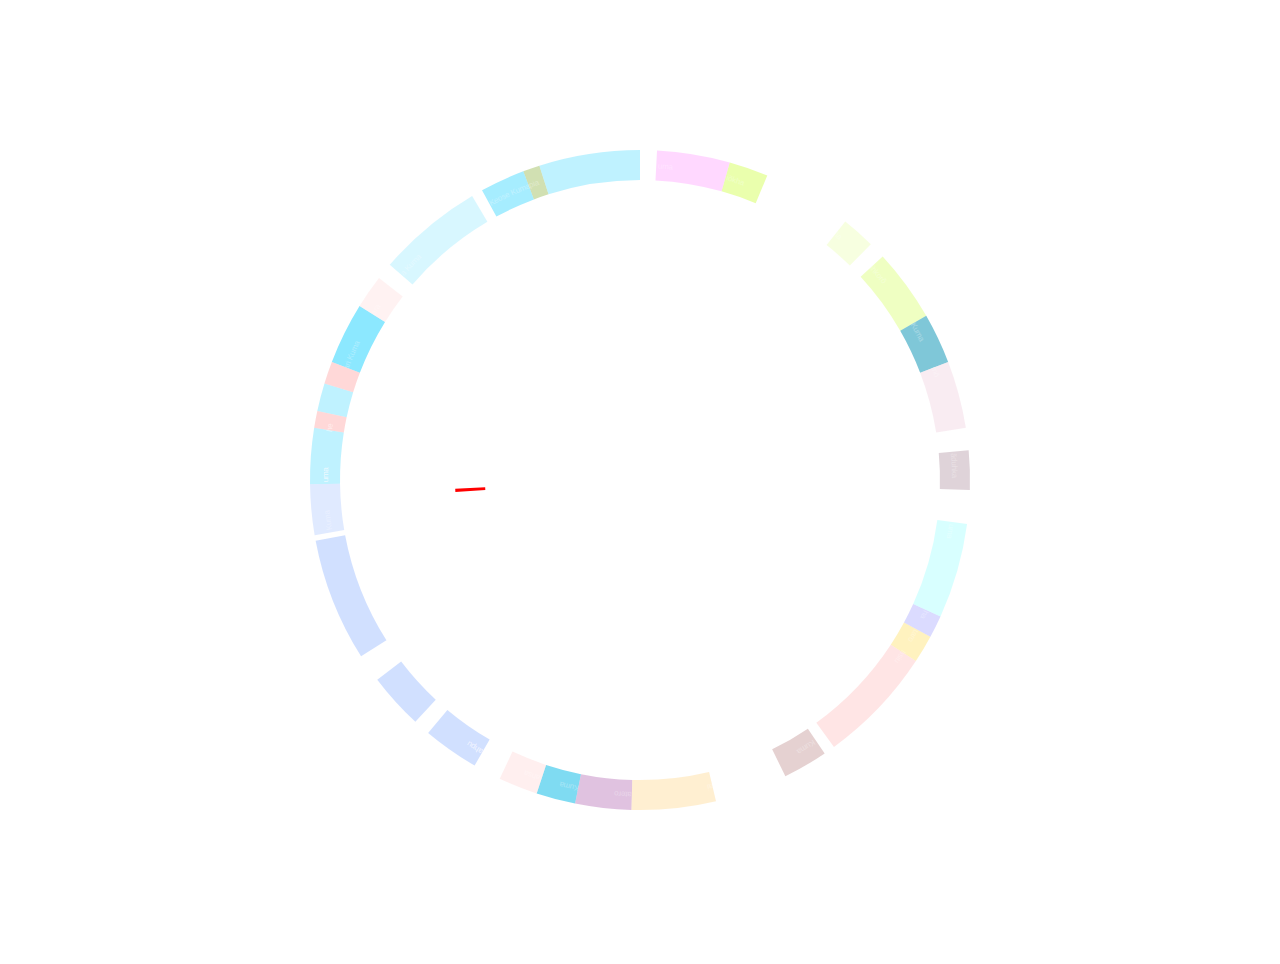
<file: index.html>
<!DOCTYPE html>
<meta charset="utf-8">

<script src="lib/d3.v3.min.js"></script>
<script src="lib/moment.min.js"></script>

<link rel="stylesheet" type="text/css" href="styles.css" media="all">

<script>

// GLOBALS
var 
	width = 960,
	height = 960,
	radius = 480,
	degrees_between_arc_limits = 5,
	start_date = '2006-11-01',
	end_date = '2007-10-31',
	startAngle = 2 * Math.PI * (degrees_between_arc_limits / 360) / 2,
	endAngle = 2 * Math.PI * (1 - degrees_between_arc_limits / (360 * 2)),
	totalDays = moment(end_date).diff(start_date, 'days')+1,
	canvas,
	riverData,
	phasesData,
	monthsData,
	seasonsData;

var monthsData = [
		{"days":31,"label":"Jan"},
		{"days":29,"label":"Feb"},
		{"days":31,"label":"Mar"},
		{"days":30,"label":"Apr"},
		{"days":31,"label":"May"},
		{"days":30,"label":"Jun"},
		{"days":31,"label":"Jul"},
		{"days":31,"label":"Aug"},
		{"days":30,"label":"Sep"},
		{"days":31,"label":"Oct"},
		{"days":30,"label":"Nov"},
		{"days":31,"label":"Dez"}
		];

var seasonsData = d3.json([
		{"size":1,"label":"Spring"},
		{"size":1,"label":"Summer"},
		{"size":1,"label":"Fall"},
		{"size":1,"label":"Winter"},
		]);

// HELPER FUNCTIONS

function dateToRadians(date, isEnd) {
	var numberOfDays = moment(date).diff(start_date, 'days');
	if (isEnd) {
		numberOfDays = numberOfDays + 1;
	}
	return (2 * Math.PI * numberOfDays / totalDays);
}


function loadRiverData(callback) {
	// load data from a CSV file
	d3.csv('data/river.csv', 
		function(d) {
			return {
				date: d.date,
				key: d.dia,
				nivel: parseFloat(d.nivel),
				pluviometria: parseFloat(d.pluviometria),
				value: parseFloat(d.valor)
			}
		}, function(err, data) {
			riverData = data;
			callback();
	});
}


function loadPhasesData(callback) {
	// load data from a CSV file
	d3.csv('data/phases.csv', 
		function(d) {
			return {
				uname: d.uname,
				name: d.name,
				start: d.start,
				end: d.end
			};
		}, function(err, data) {
			phasesData = data;
			callback();
	});
}



function initCanvas() {


	// COLOR SCALES

	var rainToColor = d3.scale.linear().domain([0, 50]).range(["#f1f1f1", "#001580"]);
	var levelToColor = d3.scale.linear().domain([0, 1500]).range(["#963", "#066"]);

	// ARCS

	var levelArc = d3.svg.arc()
		.innerRadius(190)
		.outerRadius(275)

	var rainArc = d3.svg.arc()
		.innerRadius(280)
		.outerRadius(290)



	// RIVER ARCS

	var 
		riverPie = d3.layout.pie()
						.value(function (d){ return d.value; })
						.startAngle(startAngle)
						.endAngle(endAngle);


	canvas = d3.select("body")
		 .append("svg")
		 .attr("height", height)
		 .attr("width", width);


	rainCanvas = canvas.append("g")
	                  .attr("transform", "translate(480,480)")
	                  .attr("class", "rain");

	levelCanvas = canvas.append("g")
	                  .attr("transform", "translate(480,480)")
	                  .attr("class", "river");

	phasesCanvas = canvas.append("g")
					  .attr("transform", "translate(480,480)")
					  .attr("class", "phases");

	monthsCanvas = canvas.append("g")
					  .attr("transform", "translate(480,480)")
					  .attr("class", "months");


	// Pluviometria

	var rainArcs = rainCanvas.selectAll(".arc")
					.data(riverPie(riverData))
					.enter()
					.append("g")
					.attr("class", "arc");


    rainArcs.append("path")
        .attr("d", rainArc)
        .attr("fill", function(d){ 
        	return rainToColor(d.data.pluviometria); 
        })
        .attr("stroke", "#FFF");


	// Nível

	var levelArcs = levelCanvas.selectAll(".arc")
					.data(riverPie(riverData))
					.enter()
					.append("g")
					.attr("class", "arc");


    levelArcs.append("path")
        .attr("d", levelArc)
        .attr("fill", function(d){ 
        	return levelToColor(d.data.nivel); 
        })
        .attr("stroke", "#FFF");


	// Phases

	var phaseArcs = d3.svg.arc()
		.startAngle(function(d){ return dateToRadians(d.start); })
		.endAngle(function(d){ return dateToRadians(d.end, true);})
		.innerRadius(300)
		.outerRadius(330)


	var phasesArcs = phasesCanvas.selectAll(".arc")
					.data(phasesData)
					.enter()
					.append("g")
					.attr("class", "arc");


    phasesArcs.append("path")
        .attr("d", phaseArcs)
        .attr("id", function(d) { return d.uname;})
        .attr("class", "phasearc")
        .attr("title", function(d) { return d.name;})


	var label = phasesArcs.append('text')
	    .style('font-size', '8px')
	    .style('color', '#FFF')
	    .style('text-anchor', 'middle')
	    .attr('dx', 0)
	    .attr('dy', 18);


	label.append('textPath')
	    .attr('xlink:href', function(d) { return '#' + d.uname;})
	    .attr("class", "label")
	    .style('fill', '#FFF')
	    .text(function(d) {
	        return d.name;
	    });


	// Months

		monthsPie = d3.layout.pie()
						.value(monthsData, function (d){ return d.days; })
						.startAngle(startAngle)
						.endAngle(endAngle);

	var monthArcs = d3.svg.arc()
		.startAngle(function(d){ return dateToRadians(d.start); })
		.endAngle(function(d){ return dateToRadians(d.end, true);})
		.innerRadius(155)
		.outerRadius(185)


	var monthsArcs = monthsCanvas.selectAll(".arc")
					.data([monthsData], function (d) { return d.days;})
					//.key(d.days)
					.enter()
					.append("g")
					.attr("class", "arc");


    monthsArcs.append("path")
        .attr("d", monthArcs)
        .attr("fill", "red");


}


// RUN VISUALIZATION

loadRiverData(function(){
	loadPhasesData(function(){
		initCanvas();
	})
})




</script>
</file>
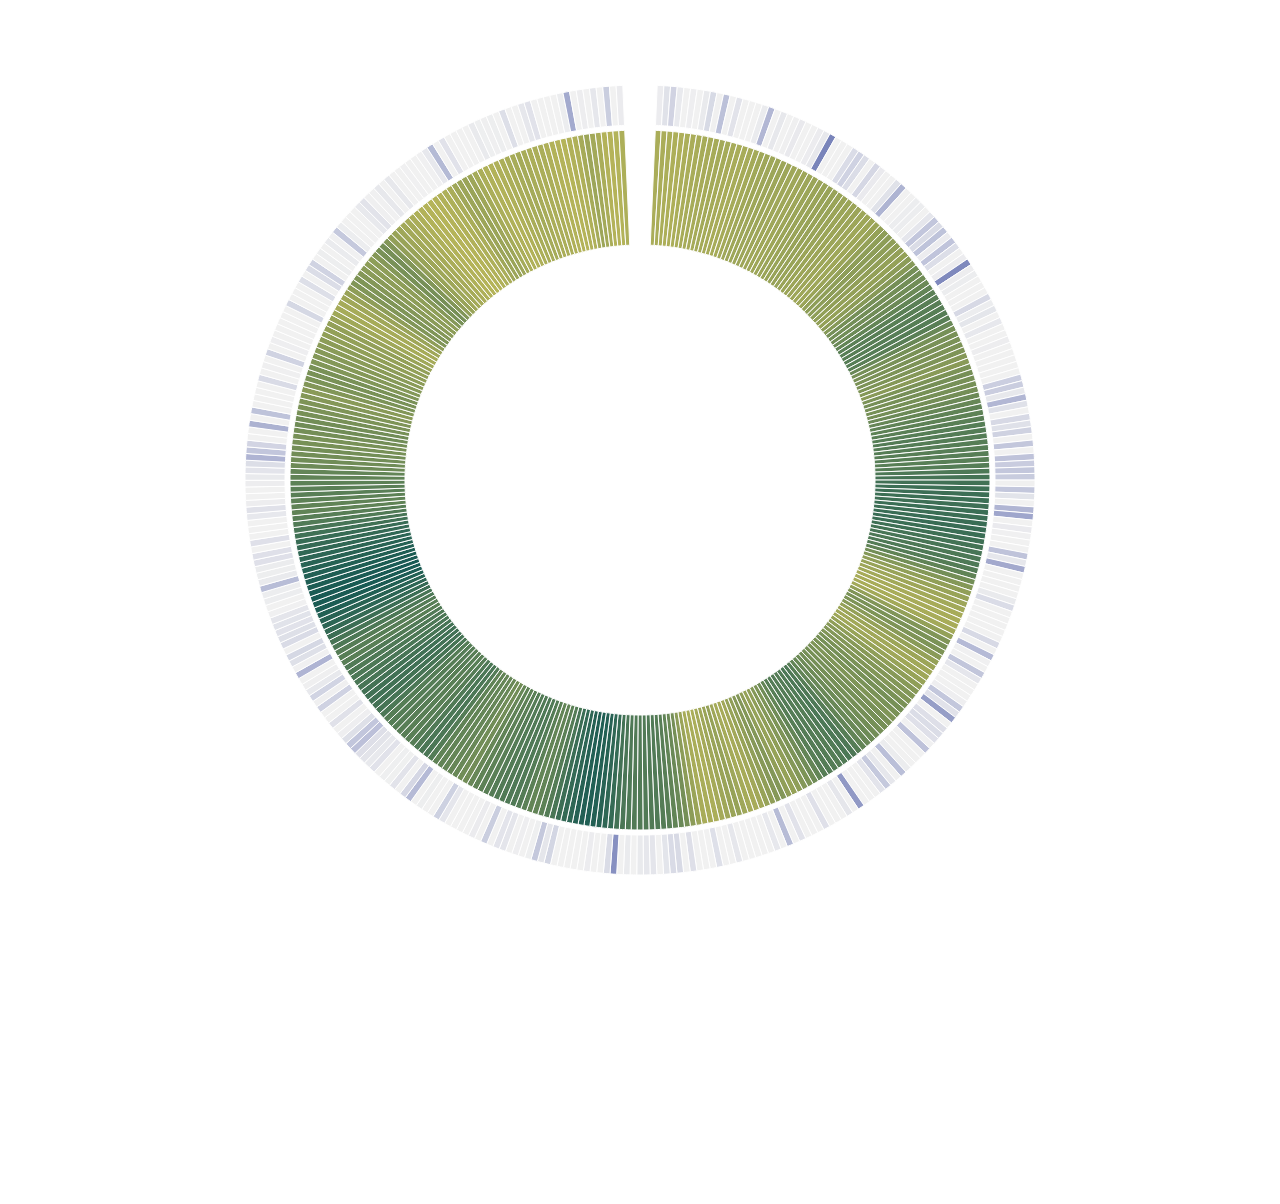
<file: 2005-2006.html>
<!DOCTYPE html>
<meta charset="utf-8">

<script src="lib/d3.v3.min.js"></script>
<script src="lib/d3.legend.js"></script>
<script src="lib/moment.min.js"></script>

<script src="http://labratrevenge.com/d3-tip/javascripts/d3.tip.v0.6.3.js"></script>

<link rel="stylesheet" type="text/css" href="styles.css" media="all">

<script>

// GLOBALS
var 
	width = 960,
	height = 1200,
	radius = 480,
	degrees_between_arc_limits = 5,
	start_date = '2005-11-01',
	end_date = '2006-10-31',
	startAngle = 2 * Math.PI * (degrees_between_arc_limits / 360) / 2,
	endAngle = 2 * Math.PI * (1 - degrees_between_arc_limits / (360 * 2)),
	totalDays = moment(end_date).diff(start_date, 'days')+1,
	canvas,
	riverData,
	phasesData;

// HELPER FUNCTIONS

function dateToRadians(date, isEnd) {
	var numberOfDays = moment(date).diff(start_date, 'days');
	if (isEnd) {
		numberOfDays = numberOfDays + 1;
	}

	angle = (2 * Math.PI * numberOfDays / totalDays);
	if (angle > endAngle) 
		return endAngle;
	else if (angle < startAngle)
		return startAngle;
	else 
		return angle;
}


function loadRiverData(callback) {
	// load data from a CSV file
	d3.csv('data/river2005-2006.csv', 
		function(d) {
			return {
				date: d.date,
				//key: d.date,
				value: parseFloat(d.date),
				nivel: parseFloat(d.nivel),
				pluviometria: parseFloat(d.pluviometria),
				fases: d.fases
			}
		}, function(err, data) {
			riverData = data;
			callback();
	});
}


function loadPhasesData(callback) {
	// load data from a CSV file
	d3.csv('data/phases.csv', 
		function(d) {
			return {
				uname: d.uname,
				name: d.name,
				start: d.start,
				end: d.end
			};
		}, function(err, data) {
			phasesData = data;
			callback();
	});
}



function initCanvas() {

	// COLOR SCALES

	var rainToColor = d3.scale.linear().domain([0, 120]).range(["#f1f1f1", "#4D5BA6"]);
	var levelToColor = d3.scale.linear().domain([0, 1200]).range(["#FFDE5C", "#004C53"]);

	// ARCS

	var levelArc = d3.svg.arc()
		.innerRadius(radius - 245)
		.outerRadius(radius - 130)

	var rainArc = d3.svg.arc()
		.innerRadius(radius - 125)
		.outerRadius(radius - 85)


	// RIVER ARCS

	var 
		riverPie = d3.layout.pie()
						.value(function (d){ return d.value; })
						.sort(function(a,b){return a.date < b.date ? -1 : a.date > b.date ? 1 : 0;})
						.startAngle(startAngle)
						.endAngle(endAngle);


	canvas = d3.select("body")
		 .append("svg")
		 .attr("height", height)
		 .attr("width", width);


	rainCanvas = canvas.append("g")
	                  .attr("transform", "translate(480,480)")
	                  .attr("class", "rain");

	levelCanvas = canvas.append("g")
	                  .attr("transform", "translate(480,480)")
	                  .attr("class", "river");

	phasesCanvas = canvas.append("g")
	                  .attr("transform", "translate(480,480)")
					  .attr("class", "phases");

	monthsCanvas = canvas.append("g")
	                  .attr("transform", "translate(480,480)")
					  .attr("class", "months");

	legendCanvas = canvas.append("g")
	                  .attr("transform", "translate(0,0)")
					  .attr("class", "legends");


	// Nível do Rio

	var 
		levelPie = d3.layout.pie()
						.value(function (d){ return d.value; })
						.startAngle(startAngle)
						.sort(function(a,b){return a.date < b.date ? -1 : a.date > b.date ? 1 : 0;})
						.endAngle(endAngle);


	var levelArcs = levelCanvas.selectAll(".arc")
					.data(levelPie(riverData))
					.enter()
					.append("g")
					.attr("class", "arc");


    levelArcs.append("path")
        .attr("d", levelArc)
        .attr("fill", function(d){ 
        	return levelToColor(d.data.nivel); 
        })
        .attr("stroke", "#FFF")
	        .append("rect")

        ;

	// Pluviometria

	var rainArcs = rainCanvas.selectAll(".arc")
					.data(riverPie(riverData))
					.enter()
					.append("g")
					.attr("class", "arc");


    rainArcs.append("path")
        .attr("d", rainArc)
        .attr("fill", function(d){ 
        	return rainToColor(d.data.pluviometria); 
        })
        .attr("stroke", "#FFF");


	// River Tooltips

	var dayTip = d3.tip()
	  .attr('class', 'tooltip')
	  .offset([0, -140])
	  .html(function(d) {
	    return "<span class='tip-year'>" + moment(d.data.date).format('YYYY') + "</span><span class='tip-date'>" + moment(d.data.date).format("MMM, DD") + "</span><span class='tip-week'>" + moment(d.data.date).format('ddd') + "</span><span class='tip-level'><strong>Nível do rio <sup>(cm)</sup>: </strong>" + d.data.nivel + "</span><span class='tip-rain'><strong>Pluviometria: </strong>" + d.data.pluviometria + "</span><span class='tip-fase'>" + d.data.fases + "</span>";
	  });

	levelCanvas.call(dayTip);

	levelCanvas.selectAll(".arc")
	      .attr("width", 100)
	      .attr("height", 120)
	      .on('mouseover', dayTip.show)
	      .on('mouseout', dayTip.hide);

	rainCanvas.call(dayTip);

	rainCanvas.selectAll(".arc")
	      .attr("width", 100)
	      .attr("height", 120)
	      .on('mouseover', dayTip.show)
	      .on('mouseout', dayTip.hide);


	// Phases

	var phaseArcs = d3.svg.arc()
		.startAngle(function(d){ return dateToRadians(d.start); })
		.endAngle(function(d){ return dateToRadians(d.end, true);})
		.innerRadius(radius - 70)
		.outerRadius(radius - 40)


	var phasesArcs = phasesCanvas.selectAll(".arc")
					.data(phasesData)
					.enter()
					.append("g")
					.attr("class", "arc");


    phasesArcs.append("path")
        .attr("d", phaseArcs)
        .attr("id", function(d) { return d.uname;})
        .attr("class", function(d) { return "phasearc " + d.uname;})
        .attr("title", function(d) { return d.name;})
        .attr("data-legend", function(d) { return d.name});

	var phasesTip = d3.tip()
	  .attr('class', 'tooltip')
	  .offset([0, -140])
	  .html(function(d) {
	    return "<strong><span>" + d.name + "</span></strong>";
	  });

	phasesCanvas.call(phasesTip);

	phasesCanvas.selectAll(".arc")
	      .attr("width", 100)
	      .attr("height", 120)
	      .on('mouseover', phasesTip.show)
	      .on('mouseout', phasesTip.hide);

	   legend = d3.select(".legends").append("g")
		  .attr("class","legend")
		  .attr("transform","translate(800,840)")
		  .sort("null")
		  .style("font-size","10px")
		  .style("color","#FFF")
		  .call(d3.legend);


	// Months

	function generateMonthsArc(){

		var months = [];

		start = start_date;

		do {
			end = moment(start).endOf('month').format('YYYY-MM-DD');
			name = moment(start).format('MMMM');
			months.push({
				start: start,
				end: end, 
				name: name,
				startAngle: dateToRadians(start),
				endAngle: dateToRadians(end, true)
			});
			start = moment(start).add(1, 'month').startOf('month').format('YYYY-MM-DD');
		} while (start < end_date);

		var monthArcs = d3.svg.arc()
			.startAngle(function(d){return d.startAngle})
			.endAngle(function(d){return d.endAngle})
			.innerRadius(radius - 290)
			.outerRadius(radius - 250)


		var monthsArcs = monthsCanvas.selectAll(".arc")
						.data(months)
						.enter()
						.append("g")
						.attr("class", "arc");


	    monthsArcs.append("path")
	        .attr("d", monthArcs)
	        .attr("fill", "#eee")
	        .attr("stroke","#FFF")
	        .attr("stroke-width",2)
	        .attr("id", function (d) { return d.name});
	}

	generateMonthsArc();

	var label = monthsCanvas.selectAll(".arc").append('text')
	    .style('font-size', '10px')
	    .style('color', '#FFF')
	    .style('text-shadow','1px 1px 2px 2px 0.25')	    
	    .attr('dx', [startAngle + 10])
	    .attr('dy', 18);


	label.append('textPath')
	    .attr('xlink:href', function(d) { return '#' + d.name;})
	    .attr("class", "label")
	    .style('fill', '#FFF')
	    .text(function(d) {
	        return d.name;
	    });

}


// RUN VISUALIZATION

loadRiverData(function(){
	loadPhasesData(function(){
		initCanvas();
	})
})

</script>
</file>
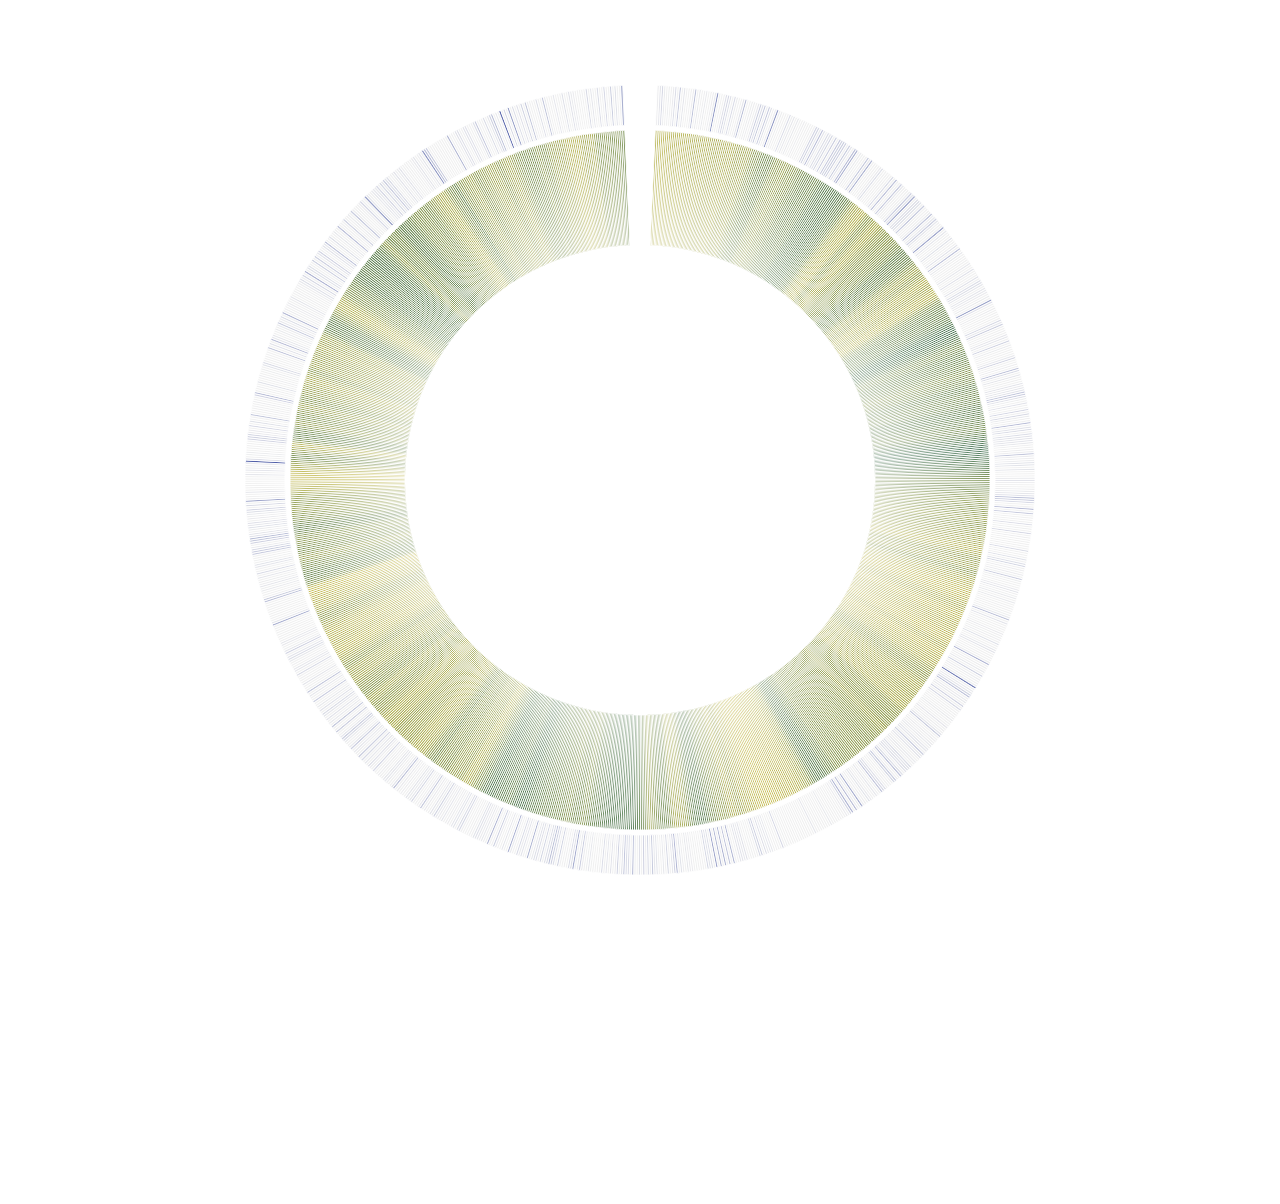
<file: base.html>
<!DOCTYPE html>
<meta charset="utf-8">

<script src="lib/d3.v3.min.js"></script>
<script src="lib/d3.legend.js"></script>
<script src="lib/moment.min.js"></script>

<script src="http://labratrevenge.com/d3-tip/javascripts/d3.tip.v0.6.3.js"></script>

<link rel="stylesheet" type="text/css" href="styles.css" media="all">

<script>

// GLOBALS
var 
	width = 960,
	height = 1200,
	radius = 480,
	degrees_between_arc_limits = 5,
	start_date = '2006-11-01',
	end_date = '2007-10-31',
	startAngle = 2 * Math.PI * (degrees_between_arc_limits / 360) / 2,
	endAngle = 2 * Math.PI * (1 - degrees_between_arc_limits / (360 * 2)),
	totalDays = moment(end_date).diff(start_date, 'days')+1,
	canvas,
	riverData,
	phasesData,
	//monthsData,
	seasonsData;

var seasonsData = d3.json([
		{"size":1,"label":"Spring"},
		{"size":1,"label":"Summer"},
		{"size":1,"label":"Fall"},
		{"size":1,"label":"Winter"}
		]);

var years = d3.json([
		{"id":1,"label":"2005-2006"},
		{"id":2,"label":"2006-2007"},
		{"id":3,"label":"2007-2008"}
		]);

// HELPER FUNCTIONS

function dateToRadians(date, isEnd) {
	var numberOfDays = moment(date).diff(start_date, 'days');
	if (isEnd) {
		numberOfDays = numberOfDays + 1;
	}

	angle = (2 * Math.PI * numberOfDays / totalDays);
	if (angle > endAngle) 
		return endAngle;
	else if (angle < startAngle)
		return startAngle;
	else 
		return angle;
}


function loadRiverData(callback) {
	// load data from a CSV file
	d3.csv('data/river.csv', 
		function(d) {
			return {
				date: d.date,
				//key: d.date,
				value: parseFloat(d.date),
				nivel: parseFloat(d.nivel),
				pluviometria: parseFloat(d.pluviometria),
				fases: d.fases
			}
		}, function(err, data) {
			riverData = data;
			callback();
	});
}


function loadPhasesData(callback) {
	// load data from a CSV file
	d3.csv('data/phases.csv', 
		function(d) {
			return {
				uname: d.uname,
				name: d.name,
				start: d.start,
				end: d.end
			};
		}, function(err, data) {
			phasesData = data;
			callback();
	});
}



function initCanvas() {

	// COLOR SCALES

	var rainToColor = d3.scale.linear().domain([0, 150]).range(["#f1f1f1", "#4D5BA6"]);
	var levelToColor = d3.scale.linear().domain([0, 1500]).range(["#FFDE5C", "#004C53"]);

	// ARCS

	var levelArc = d3.svg.arc()
		.innerRadius(radius - 245)
		.outerRadius(radius - 130)

	var rainArc = d3.svg.arc()
		.innerRadius(radius - 125)
		.outerRadius(radius - 85)


	// RIVER ARCS

	var 
		riverPie = d3.layout.pie()
						.value(function (d){ return d.value; })
						.sort(function(a,b){return a.date < b.date ? -1 : a.date > b.date ? 1 : 0;})
						.startAngle(startAngle)
						.endAngle(endAngle);


	canvas = d3.select("body")
		 .append("svg")
		 .attr("height", height)
		 .attr("width", width)
		 //.style("background-color","#f1f1f1");


	rainCanvas = canvas.append("g")
	                  .attr("transform", "translate(480,480)")
	                  .attr("class", "rain");

	levelCanvas = canvas.append("g")
	                  .attr("transform", "translate(480,480)")
	                  .attr("class", "river");

	phasesCanvas = canvas.append("g")
	                  .attr("transform", "translate(480,480)")
					  .attr("class", "phases");

	monthsCanvas = canvas.append("g")
	                  .attr("transform", "translate(480,480)")
					  .attr("class", "months");

	legendCanvas = canvas.append("g")
	                  .attr("transform", "translate(0,0)")
					  .attr("class", "legends");


	// Nível do Rio

	var 
		levelPie = d3.layout.pie()
						.value(function (d){ return d.value; })
						.startAngle(startAngle)
						.sort(function(a,b){return a.date < b.date ? -1 : a.date > b.date ? 1 : 0;})
						.endAngle(endAngle);


	var levelArcs = levelCanvas.selectAll(".arc")
					.data(levelPie(riverData))
					.enter()
					.append("g")
					.attr("class", "arc");


    levelArcs.append("path")
        .attr("d", levelArc)
        .attr("fill", function(d){ 
        	return levelToColor(d.data.nivel); 
        })
        .attr("stroke", "#FFF")
	        .append("rect")

        ;

	// Pluviometria

	var rainArcs = rainCanvas.selectAll(".arc")
					.data(riverPie(riverData))
					.enter()
					.append("g")
					.attr("class", "arc");


    rainArcs.append("path")
        .attr("d", rainArc)
        .attr("fill", function(d){ 
        	return rainToColor(d.data.pluviometria); 
        })
        .attr("stroke", "#FFF");


	// River Tooltips

	var dayTip = d3.tip()
	  .attr('class', 'tooltip')
	  .offset([0, -140])
	  .html(function(d) {
	    return "<span class='tip-year'>" + moment(d.data.date).format('YYYY') + "</span><span class='tip-date'>" + moment(d.data.date).format("MMM, DD") + "</span><span class='tip-week'>" + moment(d.data.date).format('ddd') + "</span><span class='tip-level'><strong>Nível do rio <sup>(cm)</sup>: </strong>" + d.data.nivel + "</span><span class='tip-rain'><strong>Pluviometria: </strong>" + d.data.pluviometria + "</span><span class='tip-fase'>" + d.data.fases + "</span>";
	  });

	levelCanvas.call(dayTip);

	levelCanvas.selectAll(".arc")
	      .attr("width", 100)
	      .attr("height", 120)
	      .on('mouseover', dayTip.show)
	      .on('mouseout', dayTip.hide);

	rainCanvas.call(dayTip);

	rainCanvas.selectAll(".arc")
	      .attr("width", 100)
	      .attr("height", 120)
	      .on('mouseover', dayTip.show)
	      .on('mouseout', dayTip.hide);


	// Phases

	var phaseArcs = d3.svg.arc()
		.startAngle(function(d){ return dateToRadians(d.start); })
		.endAngle(function(d){ return dateToRadians(d.end, true);})
		.innerRadius(radius - 70)
		.outerRadius(radius - 40)


	var phasesArcs = phasesCanvas.selectAll(".arc")
					.data(phasesData)
					.enter()
					.append("g")
					.attr("class", "arc");


    phasesArcs.append("path")
        .attr("d", phaseArcs)
        .attr("id", function(d) { return d.uname;})
        .attr("class", function(d) { return "phasearc " + d.uname;})
        .attr("title", function(d) { return d.name;})
        .attr("data-legend", function(d) { return d.name});


	/*var label = phasesArcs.append('text')
	    .style('font-size', '8px')
	    .style('color', '#FFF')
	    //.style('text-anchor', 'middle')
	    .attr('dx', [startAngle + 10])
	    .attr('dy', 18);


	label.append('textPath')
	    .attr('xlink:href', function(d) { return '#' + d.uname;})
	    .attr("class", "label")
	    .style('fill', '#FFF')
	    .text(function(d) {
	        return d.name;
	    });*/

	var phasesTip = d3.tip()
	  .attr('class', 'tooltip')
	  .offset([0, -140])
	  .html(function(d) {
	    return "<strong><span>" + d.name + "</span></strong>";
	  });

	phasesCanvas.call(phasesTip);

	phasesCanvas.selectAll(".arc")
	      .attr("width", 100)
	      .attr("height", 120)
	      .on('mouseover', phasesTip.show)
	      .on('mouseout', phasesTip.hide);

	/*var legend = d3.select(".legends").append("g")
	      .attr("class", "legend")
	      .attr("transform", "translate(820,0)")
	      .attr("width", 120)
	      .attr("height", 120)
	    .selectAll("g")
	      .data(phasesData.slice().sort("null").reverse())
	    .enter().append("g")
	      .attr("transform", function(d, i) { return "translate(0," + i * 20 + ")"; });

	  legend.append("rect")
	      .attr("width", 18)
	      .attr("height", 18)
	      .attr("class", function(d) { return d.uname;});

	  legend.append("text")
	      .attr("x", 24)
	      .attr("y", 9)
	      .attr("dy", ".35em")
	      .text(function(d) { return d.name; });*/

	   legend = d3.select(".legends").append("g")
		  .attr("class","legend")
		  .attr("transform","translate(800,820)")
		  .sort("null")
		  .style("font-size","10px")
		  .style("color","#FFF")
		  .call(d3.legend);


	// Months

	function generateMonthsArc(){

		var months = [];

		start = start_date;

		do {
			end = moment(start).endOf('month').format('YYYY-MM-DD');
			name = moment(start).format('MMMM');
			months.push({
				start: start,
				end: end, 
				name: name,
				startAngle: dateToRadians(start),
				endAngle: dateToRadians(end, true)
			});
			start = moment(start).add(1, 'month').startOf('month').format('YYYY-MM-DD');
		} while (start < end_date);

		var monthArcs = d3.svg.arc()
			.startAngle(function(d){return d.startAngle})
			.endAngle(function(d){return d.endAngle})
			.innerRadius(radius - 290)
			.outerRadius(radius - 250)


		var monthsArcs = monthsCanvas.selectAll(".arc")
						.data(months)
						.enter()
						.append("g")
						.attr("class", "arc");


	    monthsArcs.append("path")
	        .attr("d", monthArcs)
	        .attr("fill", "#eee")
	        .attr("stroke","#FFF")
	        .attr("stroke-width",2)
	        .attr("id", function (d) { return d.name});
	}

	generateMonthsArc();

	var label = monthsCanvas.selectAll(".arc").append('text')
	    .style('font-size', '10px')
	    .style('color', '#FFF')
	    .style('text-shadow','1px 1px 2px 2px 0.25')	    
	    .attr('dx', [startAngle + 10])
	    .attr('dy', 18);


	label.append('textPath')
	    .attr('xlink:href', function(d) { return '#' + d.name;})
	    .attr("class", "label")
	    .style('fill', '#FFF')
	    .text(function(d) {
	        return d.name;
	    });

}


// RUN VISUALIZATION

loadRiverData(function(){
	loadPhasesData(function(){
		initCanvas();
	})
})

</script>
</file>
<file: styles.css>
body {
	font-family: "Helvetica Neue", Helvetica, Arial, sans-serif;
	margin: 0 auto;
	position: relative;
	width: 960px;
	background-color: #fff;
	color: #000;
}

text {
	font: 10px sans-serif;
}


/****  Fases ****/
.phasearc {
	opacity: 0.5;
	color:#FFF;
}

.phasearc:hover {
	opacity: 1;
}

.label {
	opacity: 0.3;
}

.phasearc:hover .label {
	opacity: 1;
}


#ahsitaro {
	fill: #FFE680;
}

#nia-kuma {
	fill: #FFC285;
}

#ana {
	fill: #F0FFC2;
}

#ana-pihkoro {
	fill: #E0FF85;
}

#ana-siokha {
	fill: #D6FF5C;
}

#bihpia {
	fill: #A3C266;
}

#dahsiu {
	fill: #FFCCCC;
}

#hia-diara-kuma {
	fill: #B2F0FF;
}

#hia-kuma {
	fill: #80E6FF;
}

#hia-utaphea-keose-kuma {
	fill: #4DDBFF;
}

#hia-yunari-kuma {
	fill: #19D1FF;
}

#kare-kuma {
	fill: #00B8E6;
}

#mere-kuma {
	fill: #008FB2;
}

#muha {
	fill: #B8B8FF;
}

#nia-kuma {
	fill: #FFB2FF;
}

#nokoatero {
	fill: #C285C2;
}

#pamo {
	fill: #F3DAE6;
}

#pamo-oaduhka {
	fill: #C0A7B3;
}

#sararo-kuma {
	fill: #C2D6FF;
}

#sio-yahpu {
	fill: #A3C2FF;
}

#ure-kuma {
	fill: #B2FFFF;
}

#wai-kahsa {
	fill: #FFE0E0;
}

#wamu-kuma {
	fill: #CCA3A3;
}

#yai {
	fill: #FFE0A3;
}

#yhe {
	fill: #FFB2B2;
}

#yurara {
	fill: #FFE6E6;
}
</file>
